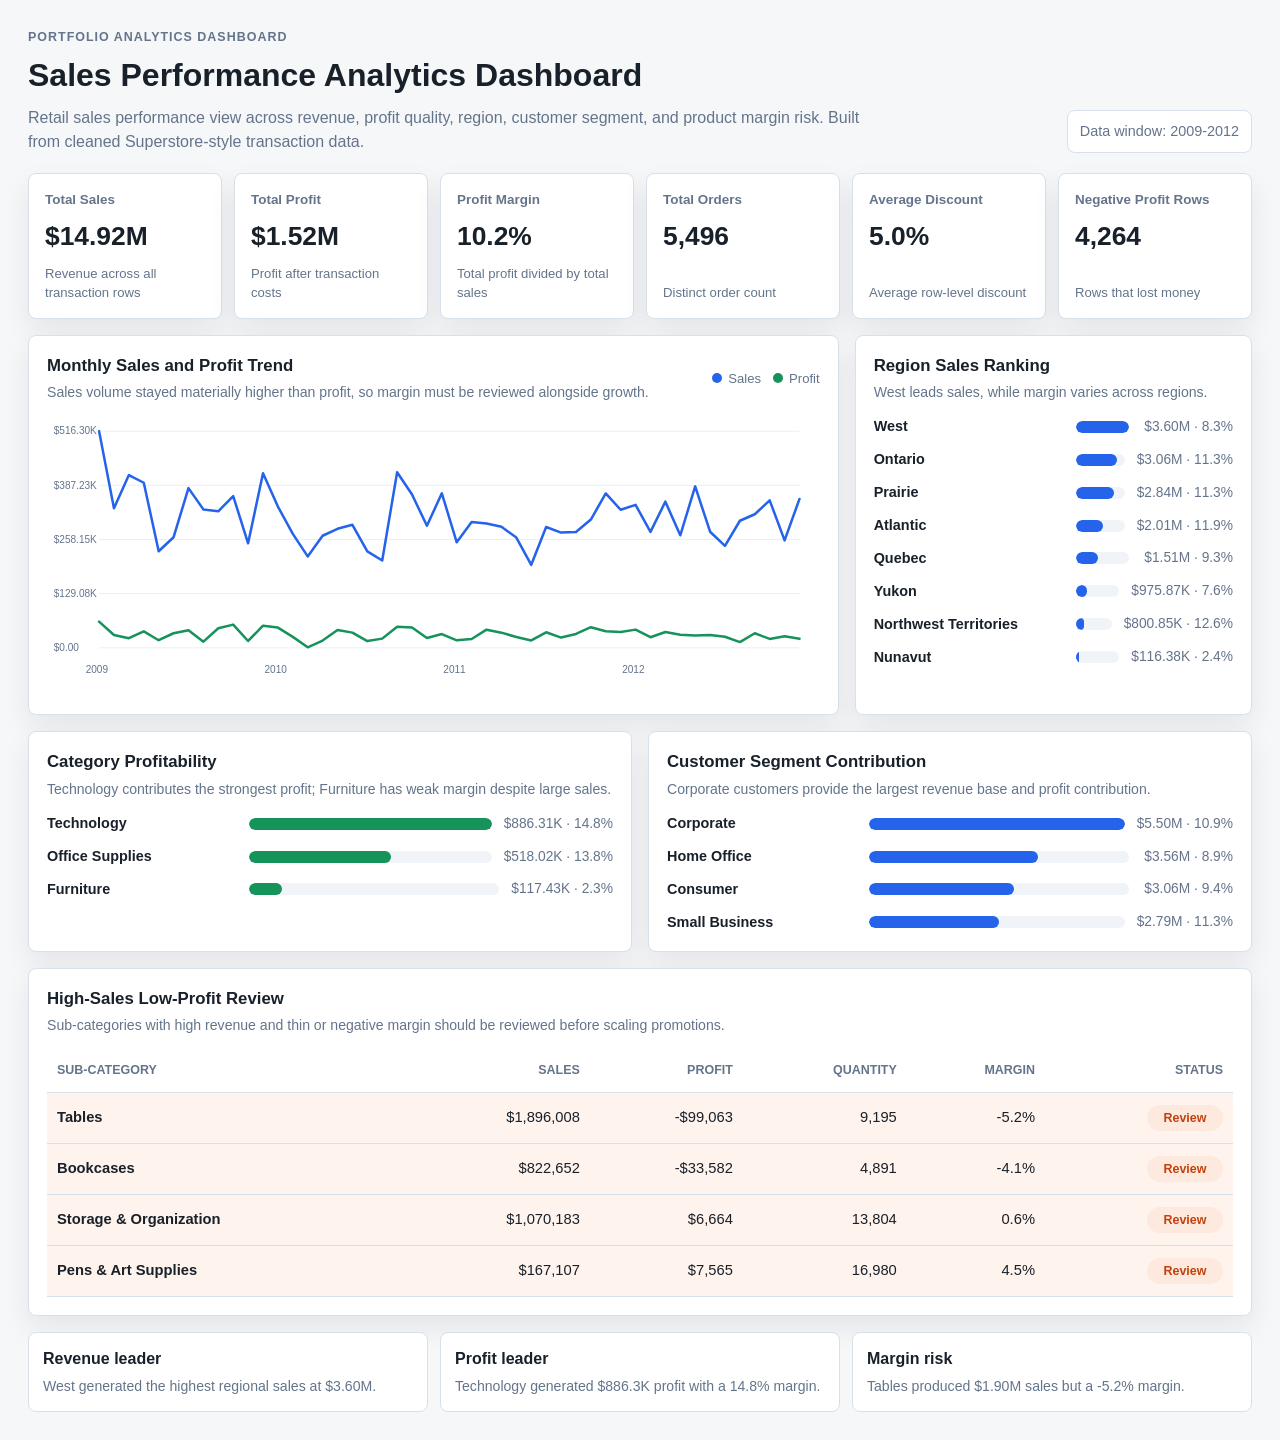
<file: index.html>
<!doctype html>
<html lang="en">
  <head>
    <meta charset="utf-8">
    <meta name="viewport" content="width=device-width, initial-scale=1">
    <meta http-equiv="refresh" content="0; url=dashboard/index.html">
    <title>Sales Performance Analytics Dashboard</title>
    <link rel="canonical" href="dashboard/index.html">
    <style>
      body {
        margin: 0;
        min-height: 100vh;
        display: grid;
        place-items: center;
        background: #f6f7f9;
        color: #18202a;
        font-family: Arial, Helvetica, sans-serif;
      }

      a {
        color: #2563eb;
        font-weight: 700;
      }
    </style>
  </head>
  <body>
    <main>
      <p>Opening <a href="dashboard/index.html">Sales Performance Analytics Dashboard</a>.</p>
    </main>
    <script>
      window.location.replace("dashboard/index.html");
    </script>
  </body>
</html>
</file>
<file: dashboard/dashboard.css>
:root {
  color-scheme: light;
  --bg: #f6f7f9;
  --panel: #ffffff;
  --panel-soft: #f0f4f8;
  --text: #18202a;
  --muted: #64748b;
  --border: #d8e0ea;
  --sales: #2563eb;
  --profit: #15935b;
  --risk: #c2410c;
  --risk-soft: #fff3ed;
  --shadow: 0 12px 28px rgba(15, 23, 42, 0.08);
}

* {
  box-sizing: border-box;
}

body {
  margin: 0;
  background: var(--bg);
  color: var(--text);
  font-family: Arial, Helvetica, sans-serif;
  font-size: 16px;
  line-height: 1.45;
}

.page {
  width: min(1440px, 100%);
  margin: 0 auto;
  padding: 28px;
}

.dashboard-header {
  display: grid;
  grid-template-columns: 1fr auto;
  gap: 20px;
  align-items: end;
  margin-bottom: 20px;
}

.eyebrow {
  margin: 0 0 6px;
  color: var(--muted);
  font-size: 0.78rem;
  font-weight: 700;
  letter-spacing: 0.08em;
  text-transform: uppercase;
}

h1,
h2,
h3,
p {
  margin-top: 0;
}

h1 {
  margin-bottom: 8px;
  font-size: 2rem;
  font-weight: 760;
  letter-spacing: 0;
}

.summary {
  max-width: 840px;
  margin-bottom: 0;
  color: var(--muted);
}

.data-window {
  padding: 10px 12px;
  border: 1px solid var(--border);
  border-radius: 8px;
  background: var(--panel);
  color: var(--muted);
  font-size: 0.9rem;
  white-space: nowrap;
}

.kpi-grid {
  display: grid;
  grid-template-columns: repeat(6, minmax(0, 1fr));
  gap: 12px;
  margin-bottom: 16px;
}

.kpi-card,
.panel {
  border: 1px solid var(--border);
  border-radius: 8px;
  background: var(--panel);
  box-shadow: var(--shadow);
}

.kpi-card {
  min-height: 118px;
  padding: 16px;
  display: grid;
  align-content: space-between;
}

.kpi-label {
  color: var(--muted);
  font-size: 0.84rem;
  font-weight: 700;
}

.kpi-value {
  margin-top: 8px;
  font-size: 1.65rem;
  font-weight: 760;
  letter-spacing: 0;
}

.kpi-note {
  margin-top: 8px;
  color: var(--muted);
  font-size: 0.82rem;
}

.content-grid {
  display: grid;
  grid-template-columns: repeat(12, minmax(0, 1fr));
  gap: 16px;
}

.panel {
  min-width: 0;
  padding: 18px;
}

.panel-wide {
  grid-column: span 8;
}

.panel-side {
  grid-column: span 4;
}

.panel-half {
  grid-column: span 6;
}

.panel-full {
  grid-column: 1 / -1;
}

.panel-header {
  display: flex;
  justify-content: space-between;
  gap: 16px;
  margin-bottom: 14px;
}

.panel-header h2 {
  margin-bottom: 4px;
  font-size: 1.05rem;
}

.panel-header p {
  margin-bottom: 0;
  color: var(--muted);
  font-size: 0.88rem;
}

.legend {
  display: flex;
  align-items: center;
  gap: 12px;
  color: var(--muted);
  font-size: 0.82rem;
  white-space: nowrap;
}

.legend span {
  display: inline-flex;
  align-items: center;
  gap: 6px;
}

.legend span::before {
  width: 10px;
  height: 10px;
  border-radius: 999px;
  content: "";
}

.legend-sales::before {
  background: var(--sales);
}

.legend-profit::before {
  background: var(--profit);
}

.chart {
  width: 100%;
  min-height: 280px;
}

.bar-list {
  display: grid;
  gap: 12px;
}

.bar-row {
  display: grid;
  grid-template-columns: minmax(120px, 190px) 1fr minmax(92px, auto);
  gap: 12px;
  align-items: center;
}

.bar-label {
  overflow: hidden;
  color: var(--text);
  font-size: 0.9rem;
  font-weight: 700;
  text-overflow: ellipsis;
  white-space: nowrap;
}

.bar-track {
  height: 12px;
  overflow: hidden;
  border-radius: 999px;
  background: var(--panel-soft);
}

.bar-fill {
  height: 100%;
  min-width: 3px;
  border-radius: inherit;
  background: var(--sales);
}

.bar-fill.profit {
  background: var(--profit);
}

.bar-fill.risk {
  background: var(--risk);
}

.bar-value {
  color: var(--muted);
  font-size: 0.86rem;
  font-variant-numeric: tabular-nums;
  text-align: right;
}

.risk-table {
  width: 100%;
  border-collapse: collapse;
  font-size: 0.92rem;
}

.risk-table th,
.risk-table td {
  padding: 12px 10px;
  border-bottom: 1px solid var(--border);
  text-align: right;
}

.risk-table th:first-child,
.risk-table td:first-child {
  text-align: left;
}

.risk-table th {
  color: var(--muted);
  font-size: 0.78rem;
  text-transform: uppercase;
}

.risk-table tbody tr.risk-row {
  background: var(--risk-soft);
}

.status-pill {
  display: inline-block;
  min-width: 76px;
  padding: 4px 8px;
  border-radius: 999px;
  background: #eef6ff;
  color: var(--sales);
  font-size: 0.78rem;
  font-weight: 700;
  text-align: center;
}

.status-pill.review {
  background: #fee9df;
  color: var(--risk);
}

.insight-strip {
  display: grid;
  grid-template-columns: repeat(3, minmax(0, 1fr));
  gap: 12px;
  margin-top: 16px;
}

.insight {
  padding: 14px;
  border: 1px solid var(--border);
  border-radius: 8px;
  background: var(--panel);
}

.insight strong {
  display: block;
  margin-bottom: 4px;
}

.insight span {
  color: var(--muted);
  font-size: 0.88rem;
}

svg {
  display: block;
  width: 100%;
  height: auto;
}

.axis-label {
  fill: var(--muted);
  font-size: 12px;
}

.grid-line {
  stroke: #e6ecf2;
  stroke-width: 1;
}

.line-sales {
  fill: none;
  stroke: var(--sales);
  stroke-linecap: round;
  stroke-linejoin: round;
  stroke-width: 3;
}

.line-profit {
  fill: none;
  stroke: var(--profit);
  stroke-linecap: round;
  stroke-linejoin: round;
  stroke-width: 3;
}

@media (max-width: 1120px) {
  .kpi-grid {
    grid-template-columns: repeat(3, minmax(0, 1fr));
  }

  .panel-wide,
  .panel-side,
  .panel-half {
    grid-column: 1 / -1;
  }
}

@media (max-width: 720px) {
  .page {
    padding: 18px;
  }

  .dashboard-header {
    grid-template-columns: 1fr;
  }

  h1 {
    font-size: 1.55rem;
  }

  .kpi-grid,
  .insight-strip {
    grid-template-columns: 1fr;
  }

  .panel-header {
    display: block;
  }

  .legend {
    margin-top: 10px;
  }

  .bar-row {
    grid-template-columns: 1fr;
    gap: 6px;
  }

  .bar-value {
    text-align: left;
  }

  .risk-table {
    display: block;
    overflow-x: auto;
    white-space: nowrap;
  }
}
</file>
